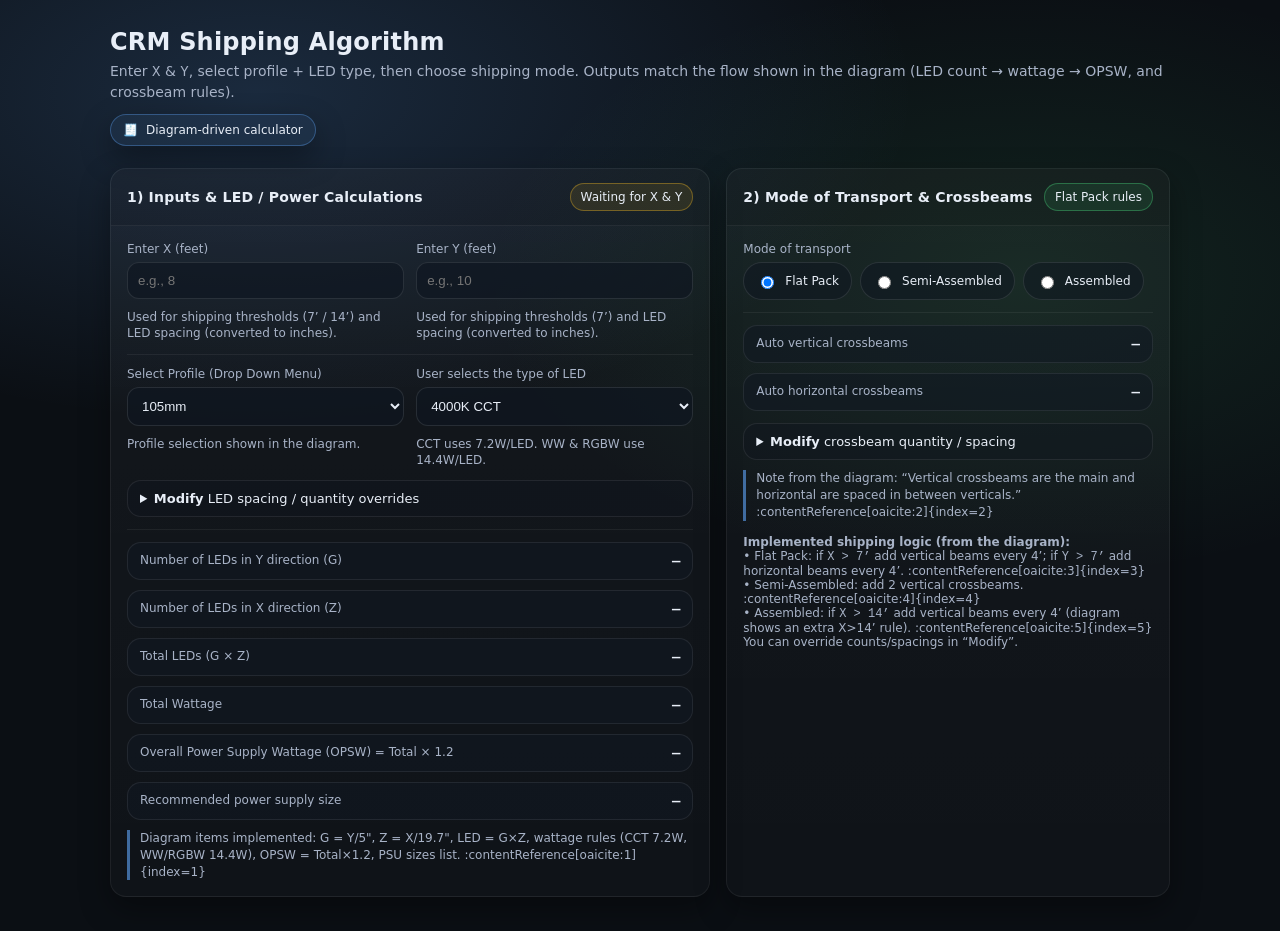
<file: kk/Secret.html>
<!doctype html>
<html lang="en">
<head>
    <meta charset="utf-8" />
    <meta name="viewport" content="width=device-width,initial-scale=1" />
    <title>CRM Shipping Algorithm</title>
    <style>
        :root{
            --bg:#0b0f14;
            --panel:#111824;
            --panel2:#0f1621;
            --text:#e8eef7;
            --muted:#a8b3c7;
            --line:#223049;
            --good:#4ade80;
            --warn:#fbbf24;
            --bad:#fb7185;
            --accent:#60a5fa;
            --shadow: 0 12px 30px rgba(0,0,0,.35);
            --radius: 16px;
            --mono: ui-monospace, SFMono-Regular, Menlo, Monaco, Consolas, "Liberation Mono", "Courier New", monospace;
            --sans: ui-sans-serif, system-ui, -apple-system, Segoe UI, Roboto, Helvetica, Arial, "Apple Color Emoji","Segoe UI Emoji";
        }
        *{box-sizing:border-box}
        body{
            margin:0;
            font-family:var(--sans);
            background: radial-gradient(1200px 600px at 20% 10%, rgba(96,165,250,.18), transparent 55%),
            radial-gradient(900px 500px at 80% 30%, rgba(74,222,128,.10), transparent 60%),
            var(--bg);
            color:var(--text);
        }
        header{
            padding:28px 20px 10px;
            max-width:1100px;
            margin:0 auto;
        }
        .title{
            display:flex; gap:12px; align-items:flex-start; justify-content:space-between; flex-wrap:wrap;
        }
        h1{margin:0; font-size:24px; letter-spacing:.2px;}
        .subtitle{margin-top:6px; color:var(--muted); font-size:14px; line-height:1.4}
        .pill{
            display:inline-flex; align-items:center; gap:8px;
            padding:8px 12px; border:1px solid rgba(96,165,250,.35);
            border-radius:999px; background:rgba(96,165,250,.08);
            color:var(--text); font-size:12px; box-shadow: var(--shadow);
        }
        main{max-width:1100px; margin:0 auto; padding:12px 20px 34px;}
        .grid{
            display:grid;
            grid-template-columns: 1.15fr .85fr;
            gap:16px;
        }
        @media (max-width: 980px){
            .grid{grid-template-columns:1fr}
        }
        .card{
            background: linear-gradient(180deg, rgba(255,255,255,.04), rgba(255,255,255,.02));
            border: 1px solid rgba(255,255,255,.06);
            border-radius: var(--radius);
            box-shadow: var(--shadow);
            overflow:hidden;
        }
        .card .hd{
            padding:14px 16px;
            border-bottom:1px solid rgba(255,255,255,.06);
            display:flex; align-items:center; justify-content:space-between; gap:10px;
            background: rgba(0,0,0,.10);
        }
        .card .hd h2{margin:0; font-size:14px; letter-spacing:.2px}
        .card .bd{padding:16px}
        .row{display:grid; grid-template-columns: 1fr 1fr; gap:12px;}
        @media (max-width: 560px){ .row{grid-template-columns:1fr} }
        label{display:block; font-size:12px; color:var(--muted); margin-bottom:6px;}
        input, select{
            width:100%;
            padding:10px 10px;
            border-radius:12px;
            border:1px solid rgba(255,255,255,.10);
            background: rgba(15,22,33,.65);
            color:var(--text);
            outline:none;
        }
        input:focus, select:focus{border-color: rgba(96,165,250,.55); box-shadow: 0 0 0 3px rgba(96,165,250,.18);}
        .seg{
            display:flex; flex-wrap:wrap; gap:8px;
        }
        .seg label{
            margin:0;
            display:flex; align-items:center; gap:8px;
            padding:10px 12px;
            border-radius:999px;
            border:1px solid rgba(255,255,255,.10);
            background: rgba(15,22,33,.55);
            color:var(--text);
            cursor:pointer;
            user-select:none;
        }
        .seg input{width:auto}
        .small{
            font-size:12px; color:var(--muted); line-height:1.35; margin-top:10px;
        }
        .kv{
            display:grid;
            grid-template-columns: 1fr auto;
            gap:10px;
            padding:10px 12px;
            border:1px solid rgba(255,255,255,.08);
            border-radius:14px;
            background: rgba(17,24,36,.55);
            margin-bottom:10px;
        }
        .k{color:var(--muted); font-size:12px}
        .v{font-family:var(--mono); font-size:13px}
        .v strong{font-size:14px}
        .badge{
            display:inline-flex; align-items:center; gap:8px;
            padding:6px 10px; border-radius:999px;
            border:1px solid rgba(255,255,255,.10);
            background: rgba(0,0,0,.15);
            font-size:12px;
        }
        .badge.good{border-color: rgba(74,222,128,.35); background: rgba(74,222,128,.10)}
        .badge.warn{border-color: rgba(251,191,36,.35); background: rgba(251,191,36,.10)}
        .badge.bad{border-color: rgba(251,113,133,.35); background: rgba(251,113,133,.10)}
        details{
            border:1px solid rgba(255,255,255,.08);
            background: rgba(15,22,33,.35);
            border-radius: 14px;
            padding:10px 12px;
            margin-top:12px;
        }
        summary{cursor:pointer; color: var(--text); font-size:13px;}
        .note{
            border-left: 3px solid rgba(96,165,250,.6);
            padding-left:10px;
            margin-top:10px;
            color:var(--muted);
            font-size:12px;
            line-height:1.4;
        }
        .footerHint{
            margin-top:14px;
            font-size:12px;
            color:var(--muted);
        }
        .mono{font-family:var(--mono)}
        .split{
            display:grid;
            grid-template-columns: 1fr 1fr;
            gap:12px;
        }
        @media (max-width: 560px){ .split{grid-template-columns:1fr} }
        .hr{height:1px; background: rgba(255,255,255,.06); margin:12px 0;}
    </style>
</head>
<body>
<header>
    <div class="title">
        <div>
            <h1>CRM Shipping Algorithm</h1>
            <div class="subtitle">
                Enter <span class="mono">X</span> & <span class="mono">Y</span>, select profile + LED type, then choose shipping mode.
                Outputs match the flow shown in the diagram (LED count → wattage → OPSW, and crossbeam rules).
            </div>
        </div>
        <div class="pill" title="Based on your PDF diagram rules">
            <span>🧾</span>
            <span>Diagram-driven calculator</span>
        </div>
    </div>
</header>

<main>
    <div class="grid">
        <!-- LEFT: INPUTS + LED CALCS -->
        <section class="card">
            <div class="hd">
                <h2>1) Inputs & LED / Power Calculations</h2>
                <span id="statusBadge" class="badge warn">Waiting for X & Y</span>
            </div>
            <div class="bd">
                <div class="row">
                    <div>
                        <label for="xFeet">Enter X (feet)</label>
                        <input id="xFeet" type="number" min="0" step="0.01" placeholder="e.g., 8" />
                        <div class="small">Used for shipping thresholds (7’ / 14’) and LED spacing (converted to inches).</div>
                    </div>
                    <div>
                        <label for="yFeet">Enter Y (feet)</label>
                        <input id="yFeet" type="number" min="0" step="0.01" placeholder="e.g., 10" />
                        <div class="small">Used for shipping thresholds (7’) and LED spacing (converted to inches).</div>
                    </div>
                </div>

                <div class="hr"></div>

                <div class="row">
                    <div>
                        <label for="profile">Select Profile (Drop Down Menu)</label>
                        <select id="profile">
                            <option value="76">76mm</option>
                            <option value="105" selected>105mm</option>
                            <option value="120">120mm</option>
                            <option value="140">140mm</option>
                        </select>
                        <div class="small">Profile selection shown in the diagram.</div>
                    </div>

                    <div>
                        <label for="ledType">User selects the type of LED</label>
                        <select id="ledType">
                            <optgroup label="CCT">
                                <option value="CCT_2700">2700K CCT</option>
                                <option value="CCT_3000">3000K CCT</option>
                                <option value="CCT_3500">3500K CCT</option>
                                <option value="CCT_4000" selected>4000K CCT</option>
                                <option value="CCT_5000">5000K CCT</option>
                                <option value="CCT_5700">5700K CCT</option>
                            </optgroup>
                            <optgroup label="Other">
                                <option value="WW">WW</option>
                                <option value="RGBW">RGBW</option>
                            </optgroup>
                        </select>
                        <div class="small">CCT uses 7.2W/LED. WW & RGBW use 14.4W/LED.</div>
                    </div>
                </div>

                <details>
                    <summary><strong>Modify</strong> LED spacing / quantity overrides</summary>
                    <div class="split" style="margin-top:10px;">
                        <div>
                            <label for="ySpacingIn">LED spacing in Y (inches)</label>
                            <input id="ySpacingIn" type="number" min="0.1" step="0.1" value="5" />
                            <div class="small">Default from diagram: <span class="mono">G = Y / 5"</span>.</div>
                        </div>
                        <div>
                            <label for="xSpacingIn">LED spacing in X (inches)</label>
                            <input id="xSpacingIn" type="number" min="0.1" step="0.1" value="19.7" />
                            <div class="small">Default from diagram: <span class="mono">Z = X / 19.7"</span>.</div>
                        </div>
                    </div>

                    <div class="split" style="margin-top:10px;">
                        <div>
                            <label for="overrideLedCount">Override total LED count (optional)</label>
                            <input id="overrideLedCount" type="number" min="0" step="1" placeholder="Leave blank for auto" />
                            <div class="small">If set, this replaces G×Z.</div>
                        </div>
                        <div>
                            <label for="roundingMode">Rounding</label>
                            <select id="roundingMode">
                                <option value="ceil" selected>Round up (recommended)</option>
                                <option value="round">Nearest</option>
                                <option value="floor">Round down</option>
                            </select>
                            <div class="small">LED count must be whole numbers; diagram implies computed counts.</div>
                        </div>
                    </div>
                </details>

                <div class="hr"></div>

                <div class="kv">
                    <div class="k">Number of LEDs in Y direction (G)</div>
                    <div class="v"><strong id="gOut">—</strong></div>
                </div>
                <div class="kv">
                    <div class="k">Number of LEDs in X direction (Z)</div>
                    <div class="v"><strong id="zOut">—</strong></div>
                </div>
                <div class="kv">
                    <div class="k">Total LEDs (G × Z)</div>
                    <div class="v"><strong id="ledOut">—</strong></div>
                </div>
                <div class="kv">
                    <div class="k">Total Wattage</div>
                    <div class="v"><strong id="wattsOut">—</strong></div>
                </div>
                <div class="kv">
                    <div class="k">Overall Power Supply Wattage (OPSW) = Total × 1.2</div>
                    <div class="v"><strong id="opswOut">—</strong></div>
                </div>
                <div class="kv">
                    <div class="k">Recommended power supply size</div>
                    <div class="v"><strong id="psuOut">—</strong></div>
                </div>

                <div class="note">
                    Diagram items implemented: G = Y/5", Z = X/19.7", LED = G×Z, wattage rules (CCT 7.2W, WW/RGBW 14.4W), OPSW = Total×1.2, PSU sizes list. :contentReference[oaicite:1]{index=1}
                </div>
            </div>
        </section>

        <!-- RIGHT: SHIPPING MODE + CROSSBEAMS -->
        <section class="card">
            <div class="hd">
                <h2>2) Mode of Transport & Crossbeams</h2>
                <span id="shipBadge" class="badge warn">Select a mode</span>
            </div>
            <div class="bd">
                <label>Mode of transport</label>
                <div class="seg" role="group" aria-label="Mode of transport">
                    <label><input type="radio" name="mode" value="flat" checked> Flat Pack</label>
                    <label><input type="radio" name="mode" value="semi"> Semi-Assembled</label>
                    <label><input type="radio" name="mode" value="assembled"> Assembled</label>
                </div>

                <div class="hr"></div>

                <div class="kv">
                    <div class="k">Auto vertical crossbeams</div>
                    <div class="v"><strong id="vBeamsOut">—</strong></div>
                </div>
                <div class="kv">
                    <div class="k">Auto horizontal crossbeams</div>
                    <div class="v"><strong id="hBeamsOut">—</strong></div>
                </div>

                <details>
                    <summary><strong>Modify</strong> crossbeam quantity / spacing</summary>
                    <div class="split" style="margin-top:10px;">
                        <div>
                            <label for="vSpacingFt">Vertical crossbeam spacing (feet)</label>
                            <input id="vSpacingFt" type="number" min="0.5" step="0.5" value="4" />
                            <div class="small">Diagram shows “add every 4’ …”.</div>
                        </div>
                        <div>
                            <label for="hSpacingFt">Horizontal crossbeam spacing (feet)</label>
                            <input id="hSpacingFt" type="number" min="0.5" step="0.5" value="4" />
                            <div class="small">Diagram shows “add every 4’ …”.</div>
                        </div>
                    </div>

                    <div class="split" style="margin-top:10px;">
                        <div>
                            <label for="overrideVBeams">Override vertical crossbeams (optional)</label>
                            <input id="overrideVBeams" type="number" min="0" step="1" placeholder="Leave blank for auto" />
                        </div>
                        <div>
                            <label for="overrideHBeams">Override horizontal crossbeams (optional)</label>
                            <input id="overrideHBeams" type="number" min="0" step="1" placeholder="Leave blank for auto" />
                        </div>
                    </div>
                </details>

                <div class="note">
                    Note from the diagram: “Vertical crossbeams are the main and horizontal are spaced in between verticals.” :contentReference[oaicite:2]{index=2}
                </div>

                <div class="footerHint">
                    <strong>Implemented shipping logic (from the diagram):</strong><br/>
                    • Flat Pack: if <span class="mono">X &gt; 7’</span> add vertical beams every 4’; if <span class="mono">Y &gt; 7’</span> add horizontal beams every 4’. :contentReference[oaicite:3]{index=3}<br/>
                    • Semi-Assembled: add 2 vertical crossbeams. :contentReference[oaicite:4]{index=4}<br/>
                    • Assembled: if <span class="mono">X &gt; 14’</span> add vertical beams every 4’ (diagram shows an extra X&gt;14’ rule). :contentReference[oaicite:5]{index=5}<br/>
                    You can override counts/spacings in “Modify”.
                </div>
            </div>
        </section>
    </div>
</main>

<script>
    // Utility helpers
    const $ = (id) => document.getElementById(id);
    const clamp0 = (n) => (Number.isFinite(n) && n > 0 ? n : 0);

    function roundByMode(value, mode){
        if(!Number.isFinite(value)) return 0;
        if(mode === "floor") return Math.floor(value);
        if(mode === "round") return Math.round(value);
        return Math.ceil(value); // default
    }

    function nextPowerSupplySize(opsw){
        const sizes = [30,60,100,150,200,240,320];
        for(const s of sizes){
            if(opsw <= s) return s + "W";
        }
        return "320W+ (use multiple PSUs)";
    }

    // Crossbeam formulas based on "if > threshold add every spacing"
    function beamsEvery(lengthFt, thresholdFt, spacingFt){
        if(!(Number.isFinite(lengthFt) && Number.isFinite(thresholdFt) && Number.isFinite(spacingFt))) return 0;
        if(lengthFt <= thresholdFt) return 0;
        // Example: X=8, threshold=7, spacing=4 => ceil((8-7)/4)=1
        return Math.ceil((lengthFt - thresholdFt) / spacingFt);
    }

    function update(){
        const xFt = parseFloat($("xFeet").value);
        const yFt = parseFloat($("yFeet").value);

        const roundingMode = $("roundingMode").value;
        const ySpacingIn = parseFloat($("ySpacingIn").value) || 5;
        const xSpacingIn = parseFloat($("xSpacingIn").value) || 19.7;

        const overrideLed = parseFloat($("overrideLedCount").value);

        // Convert to inches for LED spacing
        const xIn = (Number.isFinite(xFt) ? xFt : 0) * 12;
        const yIn = (Number.isFinite(yFt) ? yFt : 0) * 12;

        const gRaw = ySpacingIn > 0 ? (yIn / ySpacingIn) : 0;
        const zRaw = xSpacingIn > 0 ? (xIn / xSpacingIn) : 0;

        const G = roundByMode(gRaw, roundingMode);
        const Z = roundByMode(zRaw, roundingMode);

        let LED = G * Z;
        if(Number.isFinite(overrideLed) && overrideLed >= 0){
            LED = Math.floor(overrideLed);
        }

        // Wattage rules
        const ledType = $("ledType").value;
        const isCCT = ledType.startsWith("CCT_");
        const wattsPerLed = isCCT ? 7.2 : 14.4;

        const totalWatts = LED * wattsPerLed;
        const opsw = totalWatts * 1.2;

        // Output formatting
        $("gOut").textContent = Number.isFinite(xFt) && Number.isFinite(yFt) ? G : "—";
        $("zOut").textContent = Number.isFinite(xFt) && Number.isFinite(yFt) ? Z : "—";
        $("ledOut").textContent = Number.isFinite(xFt) && Number.isFinite(yFt) ? LED.toLocaleString() : "—";
        $("wattsOut").textContent = Number.isFinite(xFt) && Number.isFinite(yFt) ? totalWatts.toFixed(1) + " W" : "—";
        $("opswOut").textContent = Number.isFinite(xFt) && Number.isFinite(yFt) ? opsw.toFixed(1) + " W" : "—";
        $("psuOut").textContent = Number.isFinite(xFt) && Number.isFinite(yFt) ? nextPowerSupplySize(opsw) : "—";

        // Status badge
        const status = $("statusBadge");
        if(Number.isFinite(xFt) && Number.isFinite(yFt) && xFt > 0 && yFt > 0){
            status.className = "badge good";
            status.textContent = "Inputs OK";
        } else {
            status.className = "badge warn";
            status.textContent = "Waiting for X & Y";
        }

        // Shipping mode & crossbeams
        const mode = document.querySelector('input[name="mode"]:checked')?.value || "flat";
        const vSpacingFt = parseFloat($("vSpacingFt").value) || 4;
        const hSpacingFt = parseFloat($("hSpacingFt").value) || 4;
        const overrideV = parseFloat($("overrideVBeams").value);
        const overrideH = parseFloat($("overrideHBeams").value);

        let vAuto = 0;
        let hAuto = 0;

        if(Number.isFinite(xFt) && Number.isFinite(yFt)){
            if(mode === "flat"){
                // Diagram: If X>7' vertical every 4', if Y>7' horizontal every 4'
                vAuto = beamsEvery(xFt, 7, vSpacingFt);
                hAuto = beamsEvery(yFt, 7, hSpacingFt);
            } else if(mode === "semi"){
                // Diagram: Add 2 vertical crossbeams
                vAuto = 2;
                hAuto = 0;
            } else { // assembled
                // Diagram shows an extra: X>14' vertical every 4'
                // We'll apply the stricter rule if X>14; otherwise fall back to X>7.
                if(xFt > 14){
                    vAuto = beamsEvery(xFt, 14, vSpacingFt);
                } else {
                    vAuto = beamsEvery(xFt, 7, vSpacingFt);
                }
                // Diagram column text is ambiguous in the parse; common interpretation is Y>7' adds horizontals
                hAuto = beamsEvery(yFt, 7, hSpacingFt);
            }
        }

        const vFinal = (Number.isFinite(overrideV) && overrideV >= 0) ? Math.floor(overrideV) : vAuto;
        const hFinal = (Number.isFinite(overrideH) && overrideH >= 0) ? Math.floor(overrideH) : hAuto;

        $("vBeamsOut").textContent = (Number.isFinite(xFt) && Number.isFinite(yFt)) ? vFinal.toString() : "—";
        $("hBeamsOut").textContent = (Number.isFinite(xFt) && Number.isFinite(yFt)) ? hFinal.toString() : "—";

        const shipBadge = $("shipBadge");
        shipBadge.className = "badge good";
        shipBadge.textContent =
            mode === "flat" ? "Flat Pack rules" :
                mode === "semi" ? "Semi-Assembled rules" :
                    "Assembled rules";
    }

    // Wire up events
    [
        "xFeet","yFeet","profile","ledType","ySpacingIn","xSpacingIn","overrideLedCount",
        "roundingMode","vSpacingFt","hSpacingFt","overrideVBeams","overrideHBeams"
    ].forEach(id => $(id).addEventListener("input", update));

    document.querySelectorAll('input[name="mode"]').forEach(r => r.addEventListener("change", update));

    // Initialize
    update();
</script>
</body>
</html>
</file>
